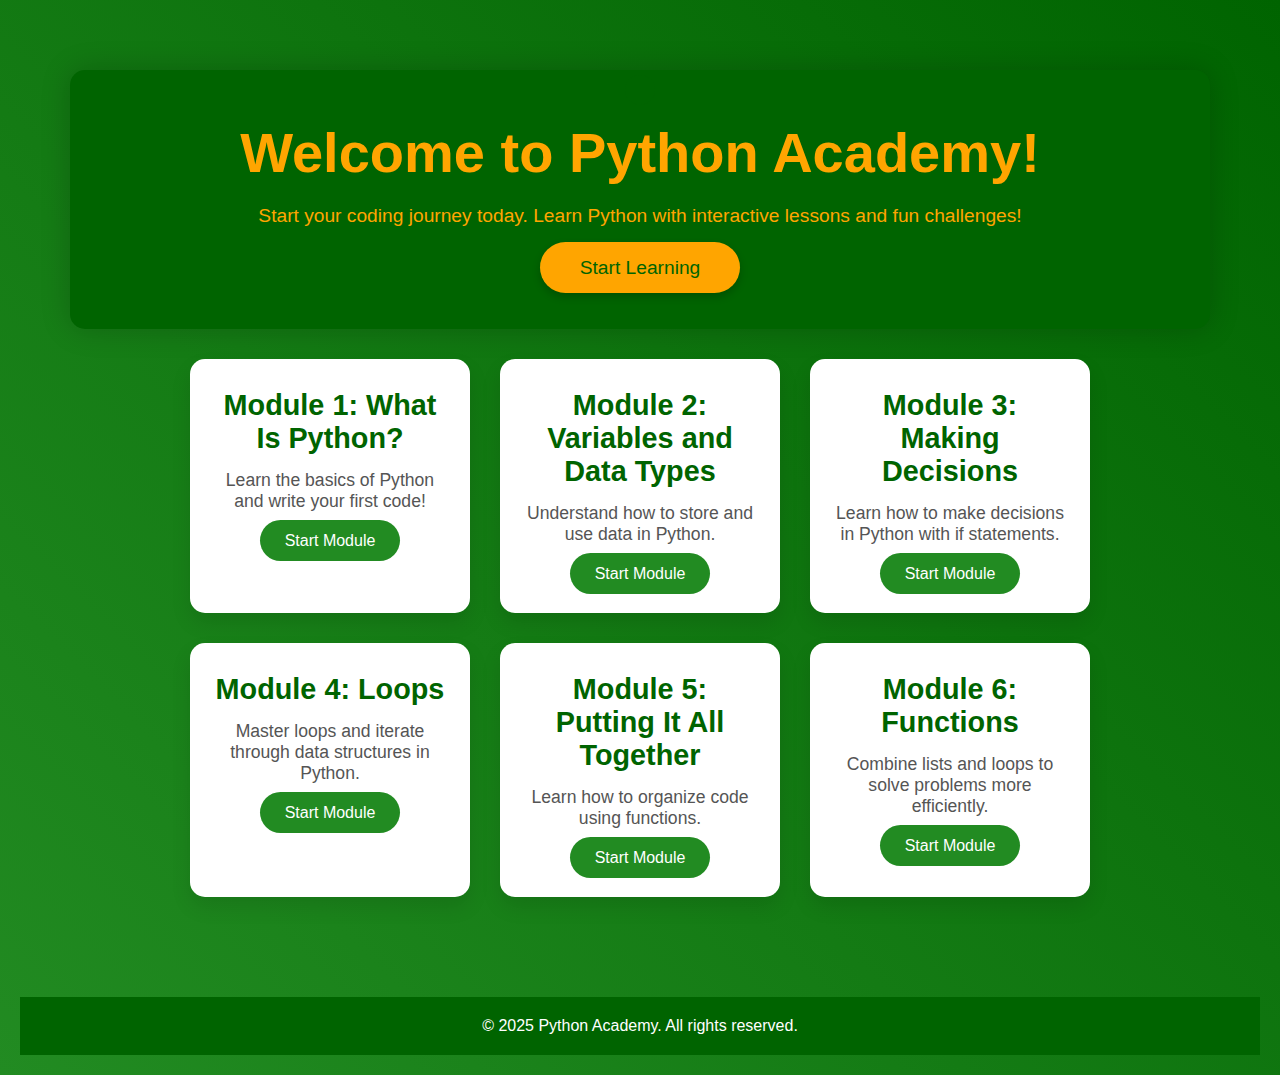
<file: index.html>
<!DOCTYPE html>
<html lang="en">
<head>
    <meta charset="UTF-8">
    <meta name="viewport" content="width=device-width, initial-scale=1.0">
    <title>Python Academy</title>
    <style>
        /* General Reset */
        * {
            margin: 0;
            padding: 0;
            box-sizing: border-box;
        }

        body {
            font-family: 'Arial', sans-serif;
            background: linear-gradient(45deg, #228B22, #006400); /* Jungle Green background */
            color: #fff;
            height: 100%;
            display: flex;
            flex-direction: column;
            align-items: center;
            justify-content: flex-start;
            padding: 20px;
            overflow-y: auto; /* Allow scrolling */
        }

        /* Container for the whole page */
        .container {
            width: 100%;
            max-width: 1200px;
            text-align: center;
            margin-top: 50px;
            padding-bottom: 50px;
        }

        /* Hero Section */
        #hero {
            background-color: #006400; /* Dark jungle green */
            color: #FFA500; /* Jungle Orange */
            padding: 50px 20px;
            border-radius: 15px;
            box-shadow: 0px 0px 30px rgba(0, 0, 0, 0.2);
            text-align: center;
            margin-bottom: 30px;
            max-width: 95%;
            margin-left: auto;
            margin-right: auto;
        }

        #hero h1 {
            font-size: 3.5rem;
            margin-bottom: 20px;
        }

        #hero p {
            font-size: 1.2rem;
            margin-bottom: 30px;
        }

        #hero .btn {
            background-color: #FFA500; /* Jungle Orange */
            color: #006400;
            padding: 15px 40px;
            font-size: 1.2rem;
            text-decoration: none;
            border-radius: 50px;
            box-shadow: 0px 4px 8px rgba(0, 0, 0, 0.2);
            transition: all 0.3s ease;
        }

        #hero .btn:hover {
            background-color: #006400;
            color: #FFA500;
            transform: scale(1.1);
        }

        /* Module Card Section */
        #modules {
            display: flex;
            flex-wrap: wrap;
            justify-content: center;
            gap: 30px;
            margin-bottom: 50px;
        }

        .module-card {
            background-color: #ffffff;
            border-radius: 15px;
            box-shadow: 0px 10px 20px rgba(0, 0, 0, 0.1);
            width: 280px;
            padding: 30px 20px;
            text-align: center;
            transition: all 0.3s ease;
        }

        .module-card h3 {
            color: #006400; /* Jungle Green */
            font-size: 1.8rem;
            margin-bottom: 15px;
        }

        .module-card p {
            color: #555;
            font-size: 1.1rem;
            margin-bottom: 20px;
        }

        .module-card .btn {
            background-color: #228B22; /* Jungle Green */
            color: white;
            padding: 12px 25px;
            border-radius: 30px;
            font-size: 1rem;
            text-decoration: none;
            transition: all 0.3s ease;
        }

        .module-card:hover {
            transform: translateY(-10px);
            box-shadow: 0px 20px 30px rgba(0, 0, 0, 0.15);
        }

        .module-card:hover .btn {
            background-color: #FFA500; /* Jungle Orange */
            color: #006400;
        }

        /* Slithering Snake */
        #snake-container {
            width: 300px;
            position: absolute;
            top: 10%; /* Move it upwards closer to the top */
            left: 50%; /* Center horizontally */
            transform: translateX(-50%); /* Adjust for exact centering */
            animation: snakeSlide 6s ease-in-out infinite;
            display: flex;
            justify-content: center;
            align-items: center;
        }

        /* Central Point (Snake Body) */
        .snake-body {
            width: 30px;
            height: 30px;
            position: absolute;
            background-color: #006400; /* Jungle Green */
            border-radius: 50%;
            z-index: 10;
        }

        /* Orbiting Circles (Planets) */
        .planet {
            position: absolute;
            width: 20px;
            height: 20px;
            border-radius: 50%;
            background-color: #FFA500; /* Jungle Orange */
            animation: orbit 6s linear infinite;
        }

        /* Orbit animation for both planets */
        .planet:nth-child(1) {
            animation-duration: 4s; /* Faster orbit for the smaller planet */
            background-color: #FFD700; /* Sun (Outer Planet) */
        }

        .planet:nth-child(2) {
            animation-duration: 6s; /* Slower orbit for the inner planet */
            background-color: #228B22; /* Earth (Inner Planet) */
        }

        /* Planet Orbit Animation */
        @keyframes orbit {
            0% {
                transform: rotate(0deg) translateX(60px); /* Outer circle */
            }
            100% {
                transform: rotate(360deg) translateX(60px); /* Full orbit */
            }
        }

        /* Footer Section */
        footer {
            background-color: #006400; /* Jungle Green */
            color: white;
            padding: 20px 0;
            width: 100%;
            text-align: center;
            font-size: 1rem;
            position: relative;
            bottom: 0;
        }

        /* Responsive Design */
        @media (max-width: 768px) {
            #modules {
                flex-direction: column;
                align-items: center;
            }

            .module-card {
                width: 90%;
            }

            #hero h1 {
                font-size: 2.5rem;
            }

            #hero p {
                font-size: 1rem;
            }
        }
    </style>
</head>
<body>

    <div class="container">
        <!-- Hero Section -->
        <section id="hero">
            <h1>Welcome to Python Academy!</h1>
            <p>Start your coding journey today. Learn Python with interactive lessons and fun challenges!</p>
            <a href="#modules" class="btn">Start Learning</a>
        </section>

        <!-- Slithering Snake (Orbiting Circles) -->
        <div id="snake-container">
            <div class="snake-body"></div>
            <div class="planet"></div> <!-- Outer Planet -->
            <div class="planet"></div> <!-- Inner Planet -->
        </div>

        <!-- Module Cards Section -->
        <section id="modules">
            <div class="module-card">
                <h3>Module 1: What Is Python?</h3>
                <p>Learn the basics of Python and write your first code!</p>
                <a href="modules/module1.html" class="btn">Start Module</a>
            </div>

            <div class="module-card">
                <h3>Module 2: Variables and Data Types</h3>
                <p>Understand how to store and use data in Python.</p>
                <a href="modules/module2.html" class="btn">Start Module</a>
            </div>

            <div class="module-card">
                <h3>Module 3: Making Decisions</h3>
                <p>Learn how to make decisions in Python with if statements.</p>
                <a href="modules/module3.html" class="btn">Start Module</a>
            </div>

            <div class="module-card">
                <h3>Module 4: Loops</h3>
                <p>Master loops and iterate through data structures in Python.</p>
                <a href="modules/module4.html" class="btn">Start Module</a>
            </div>

            <div class="module-card">
                <h3>Module 5: Putting It All Together</h3>
                <p>Learn how to organize code using functions.</p>
                <a href="modules/module5.html" class="btn">Start Module</a>
            </div>

            <div class="module-card">
                <h3>Module 6: Functions</h3>
                <p>Combine lists and loops to solve problems more efficiently.</p>
                <a href="modules/module6.html" class="btn">Start Module</a>
            </div>
        </section>
    </div>

    <!-- Footer -->
    <footer>
        &copy; 2025 Python Academy. All rights reserved.
    </footer>

</body>
</html>
</file>
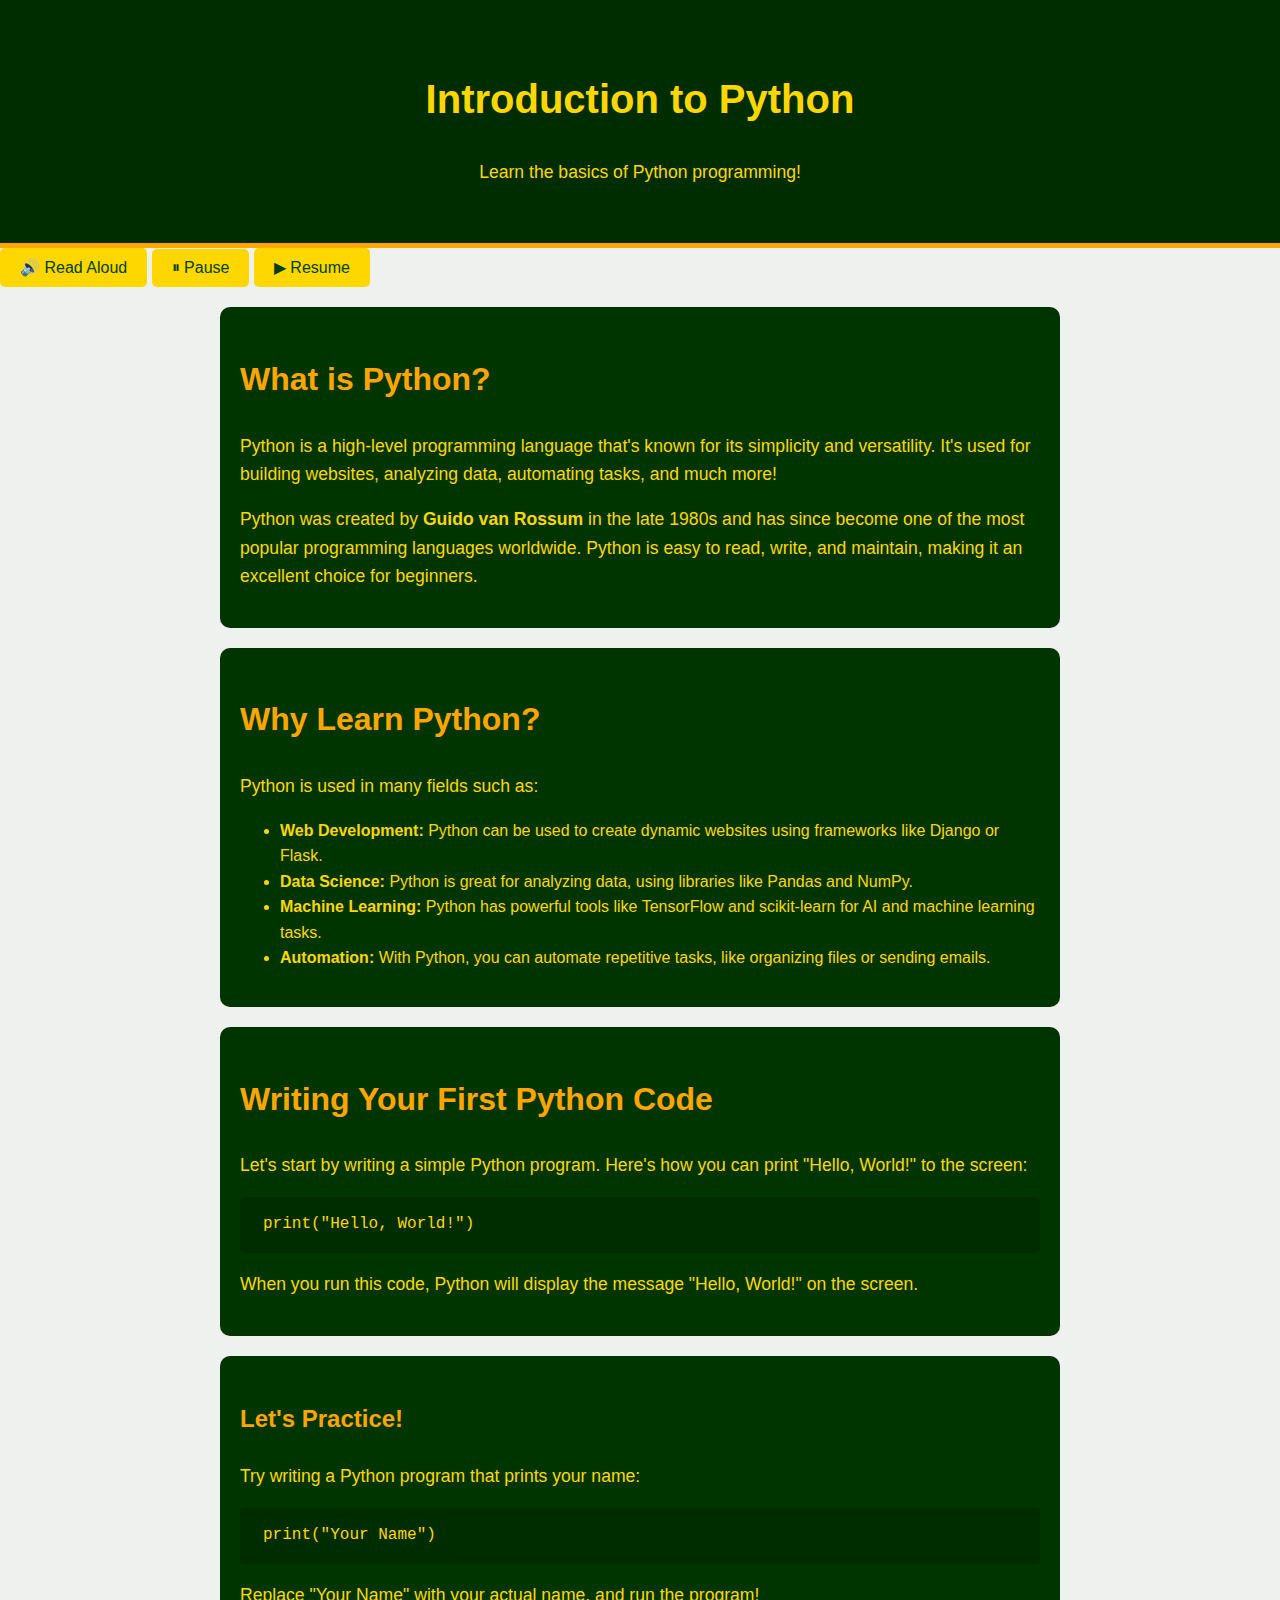
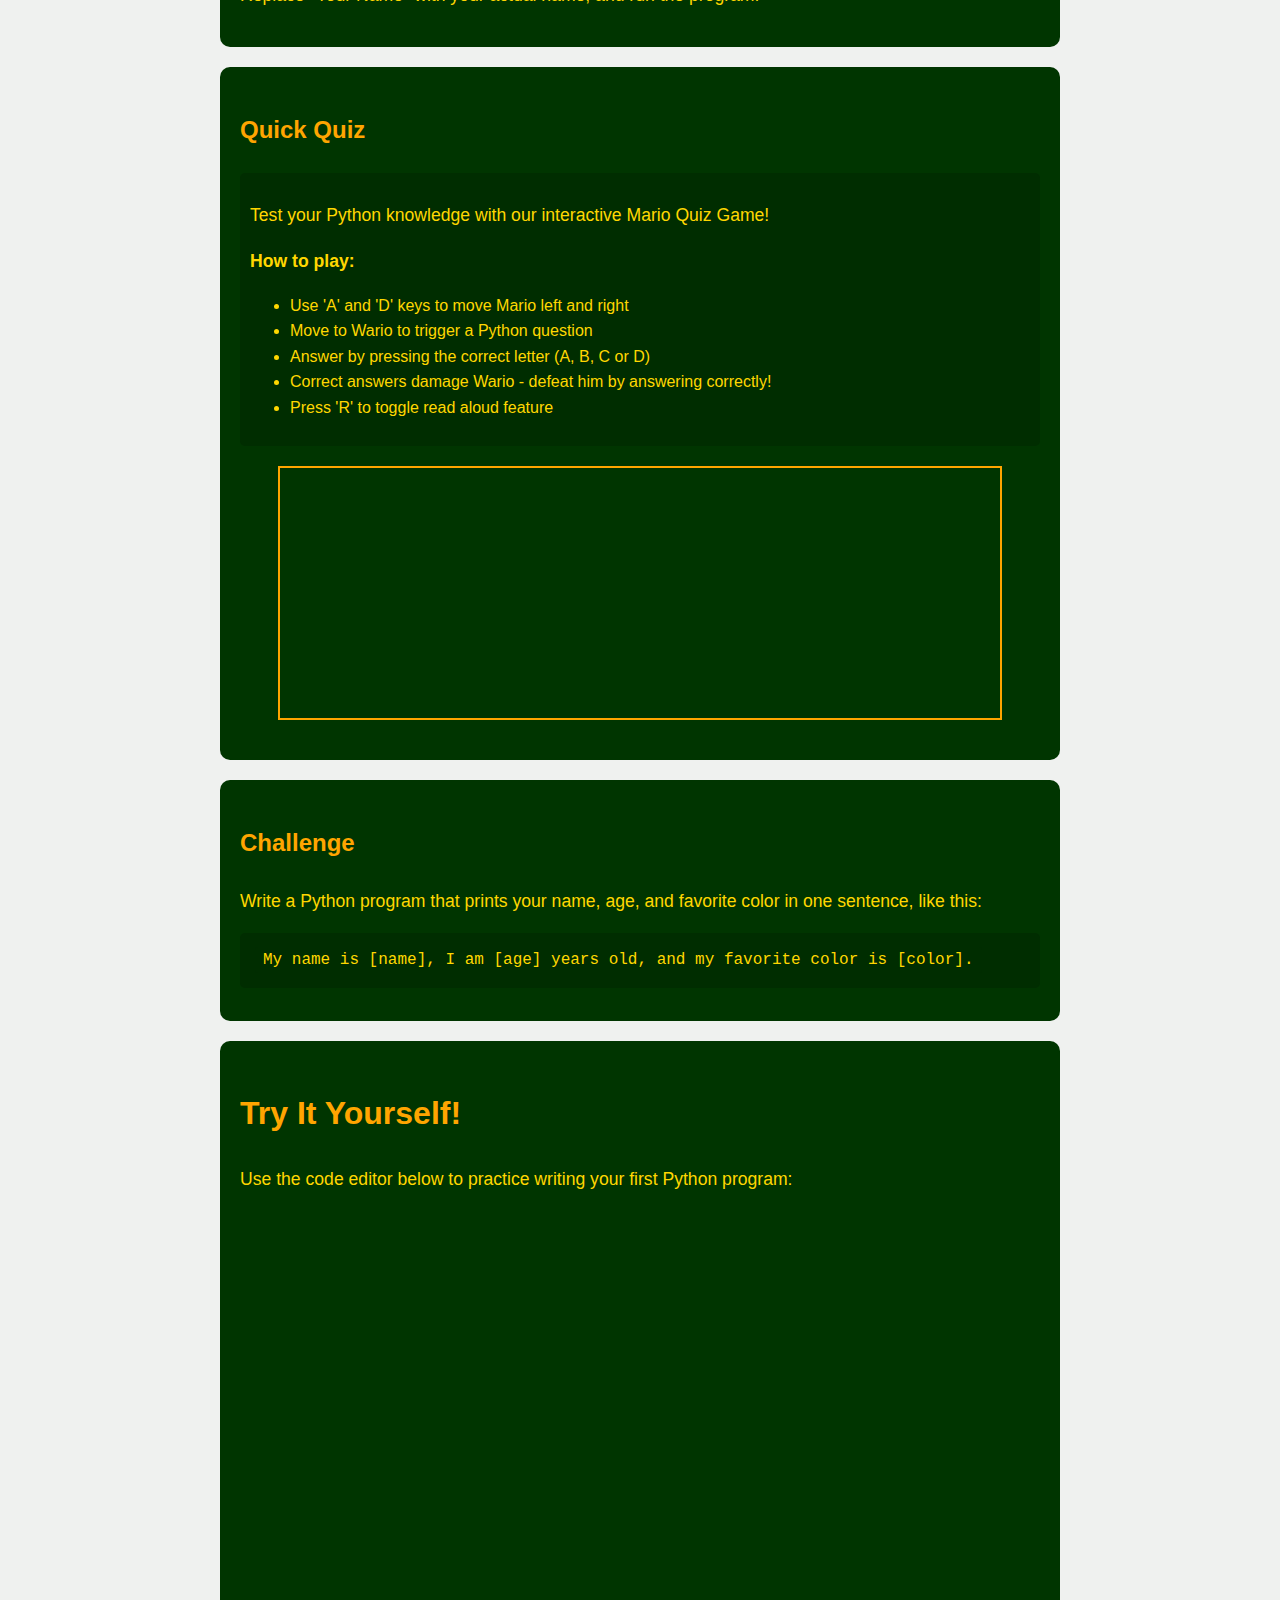
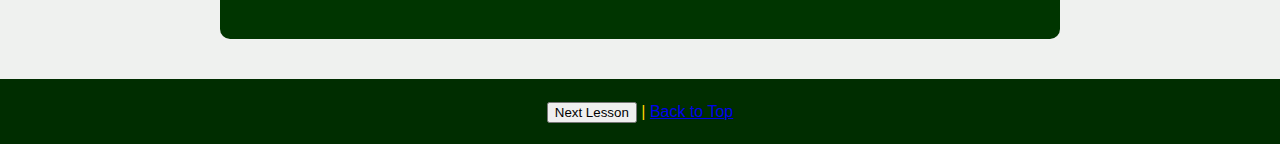
<file: modules/module1.html>
<!DOCTYPE html>
<html lang="en">
<head>
    <meta charset="UTF-8">
    <meta name="viewport" content="width=device-width, initial-scale=1.0">
    <title>Introduction to Python</title>
    <style>
        body {
            font-family: 'Arial', sans-serif;
            line-height: 1.6;
            margin: 0;
            padding: 0;
            background-color: #eff1ef;
            color: #FFD700;
            scroll-behavior: smooth;
        }
        a, button {
            cursor: pointer;
        }
        a:focus, button:focus {
            outline: 3px solid #FFD700;
        }
        h1 {
            font-size: 2.5rem;
            text-align: center;
        }
        h2 {
            font-size: 2rem;
            color: #FFA500;
        }
        h3 {
            font-size: 1.5rem;
            color: #FFA500;
        }
        p {
            font-size: 1.1rem;
        }
        code {
            background-color: #002d00;
            padding: 4px 8px;
            border-radius: 3px;
            font-family: "Courier New", Courier, monospace;
        }
        pre {
            background-color: #002d00;
            padding: 15px;
            border-radius: 5px;
            overflow-x: auto;
            color: #FFD700;
        }
        .section {
            padding: 20px;
            margin: 20px auto;
            max-width: 800px;
            background: #003500;
            border-radius: 10px;
        }
        .button {
            display: inline-block;
            padding: 10px 20px;
            font-size: 1rem;
            color: #004000;
            background-color: #FFD700;
            border-radius: 5px;
            text-decoration: none;
            transition: background-color 0.3s ease;
            border: none;
        }
        .button:hover, .button:focus {
            background-color: #FFA500;
        }
        header {
            background: #002d00;
            color: #FFD700;
            padding: 40px 20px;
            text-align: center;
            border-bottom: 5px solid #FFA500;
        }
        footer {
            text-align: center;
            padding: 20px;
            background: #002d00;
            color: #FFD700;
            margin-top: 40px;
        }
        #game-container {
            width: 720px;
            height: 250px;
            margin: 20px auto;
            position: relative;
            border: 2px solid #FFA500;
        }
        .game-instructions {
            background-color: #002d00;
            padding: 10px;
            border-radius: 5px;
            margin-bottom: 10px;
        }
    </style>
    <script>
        let speech;
        let isPaused = false;

        function getFemaleVoice() {
            let voices = window.speechSynthesis.getVoices();
            return voices.find(voice => 
                voice.name.includes("Female") || 
                voice.name.includes("Google UK English Female") || 
                voice.name.includes("Microsoft Zira") ||
                voice.name.includes("Google US English")
            ) || voices[0]; 
        }

        function speakText() {
            window.speechSynthesis.cancel();
            let content = document.body.innerText;
            speech = new SpeechSynthesisUtterance(content);
            
            speech.voice = getFemaleVoice();
            speech.lang = "en-US";
            speech.rate = 0.95;
            speech.pitch = 1.2;
            
            window.speechSynthesis.speak(speech);
        }

        function pauseSpeech() {
            if (window.speechSynthesis.speaking && !window.speechSynthesis.paused) {
                window.speechSynthesis.pause();
                isPaused = true;
            }
        }

        function resumeSpeech() {
            if (window.speechSynthesis.paused) {
                window.speechSynthesis.resume();
                isPaused = false;
            }
        }

        document.addEventListener('keydown', (e) => {
            if (e.code === 'Space') {
                e.preventDefault();
                if (isPaused) {
                    resumeSpeech();
                } else {
                    pauseSpeech();
                }
            }
        });

        window.onload = function() {
            window.scrollTo(0, 0);
            
            // Load the game in an iframe after the page loads
            const gameFrame = document.getElementById('game-frame');
            if (gameFrame) {
                gameFrame.src = "https://trinket.io/embed/pygame/python-mario-quiz";
            }
        };

        window.speechSynthesis.onvoiceschanged = () => {
            speech = new SpeechSynthesisUtterance();
            speech.voice = getFemaleVoice();
        };
    </script>
</head>
<body>
    <header>
        <h1>Introduction to Python</h1>
        <p>Learn the basics of Python programming!</p>
    </header>

    <button class="button" onclick="speakText()">🔊 Read Aloud</button>
    <button class="button" onclick="pauseSpeech()">⏸ Pause</button>
    <button class="button" onclick="resumeSpeech()">▶ Resume</button>

    <div class="section fade-in">
        <h2>What is Python?</h2>
        <p>Python is a high-level programming language that's known for its simplicity and versatility. It's used for building websites, analyzing data, automating tasks, and much more!</p>
        <p>Python was created by <strong>Guido van Rossum</strong> in the late 1980s and has since become one of the most popular programming languages worldwide. Python is easy to read, write, and maintain, making it an excellent choice for beginners.</p>
    </div>

    <div class="section fade-in">
        <h2>Why Learn Python?</h2>
        <p>Python is used in many fields such as:</p>
        <ul>
            <li><strong>Web Development:</strong> Python can be used to create dynamic websites using frameworks like Django or Flask.</li>
            <li><strong>Data Science:</strong> Python is great for analyzing data, using libraries like Pandas and NumPy.</li>
            <li><strong>Machine Learning:</strong> Python has powerful tools like TensorFlow and scikit-learn for AI and machine learning tasks.</li>
            <li><strong>Automation:</strong> With Python, you can automate repetitive tasks, like organizing files or sending emails.</li>
        </ul>
    </div>

    <div class="section fade-in">
        <h2>Writing Your First Python Code</h2>
        <p>Let's start by writing a simple Python program. Here's how you can print "Hello, World!" to the screen:</p>
        <pre><code>print("Hello, World!")</code></pre>
        <p>When you run this code, Python will display the message "Hello, World!" on the screen.</p>
    </div>

    <div class="section activity fade-in">
        <h3>Let's Practice!</h3>
        <p>Try writing a Python program that prints your name:</p>
        <pre><code>print("Your Name")</code></pre>
        <p>Replace "Your Name" with your actual name, and run the program!</p>
    </div>

    <div class="section quiz fade-in">
        <h3>Quick Quiz</h3>
        <div class="game-instructions">
            <p>Test your Python knowledge with our interactive Mario Quiz Game!</p>
            <p><strong>How to play:</strong></p>
            <ul>
                <li>Use 'A' and 'D' keys to move Mario left and right</li>
                <li>Move to Wario to trigger a Python question</li>
                <li>Answer by pressing the correct letter (A, B, C or D)</li>
                <li>Correct answers damage Wario - defeat him by answering correctly!</li>
                <li>Press 'R' to toggle read aloud feature</li>
            </ul>
        </div>
        <div id="game-container">
            <iframe id="game-frame" width="720" height="250" frameborder="0" marginwidth="0" marginheight="0" allowfullscreen></iframe>
        </div>
    </div>

    <div class="section challenge fade-in">
        <h3>Challenge</h3>
        <p>Write a Python program that prints your name, age, and favorite color in one sentence, like this:</p>
        <pre><code>My name is [name], I am [age] years old, and my favorite color is [color].</code></pre>
    </div>

    <div class="section editor-container fade-in">
        <h2>Try It Yourself!</h2>
        <p>Use the code editor below to practice writing your first Python program:</p>
        <iframe src="https://trinket.io/embed/python" width="100%" height="400" frameborder="0" marginwidth="0" marginheight="0" allowfullscreen></iframe>
    </div>

    <footer>
        <button onclick="nextModule(2)">Next Lesson</button> | <a href="#">Back to Top</a>
    </footer>
    <script src="../js/app.js"></script>

</body>
</html>
</file>
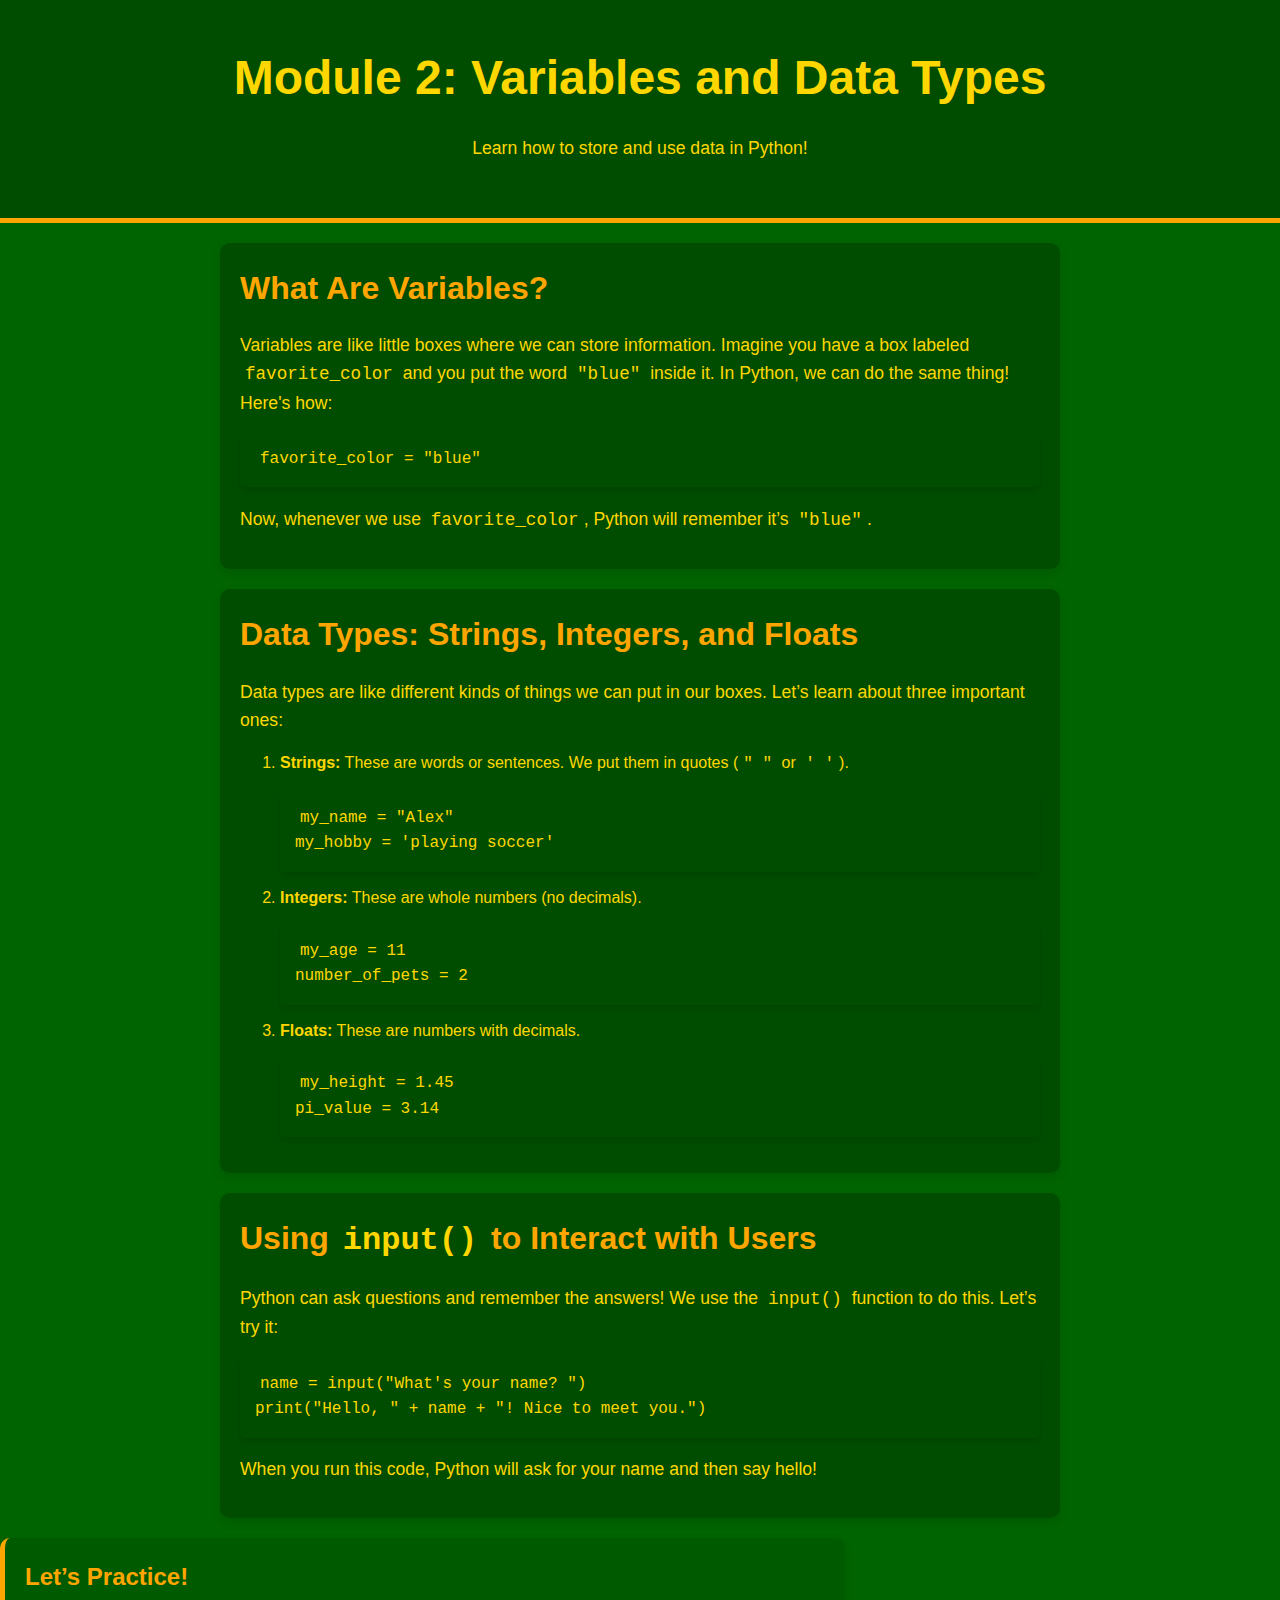
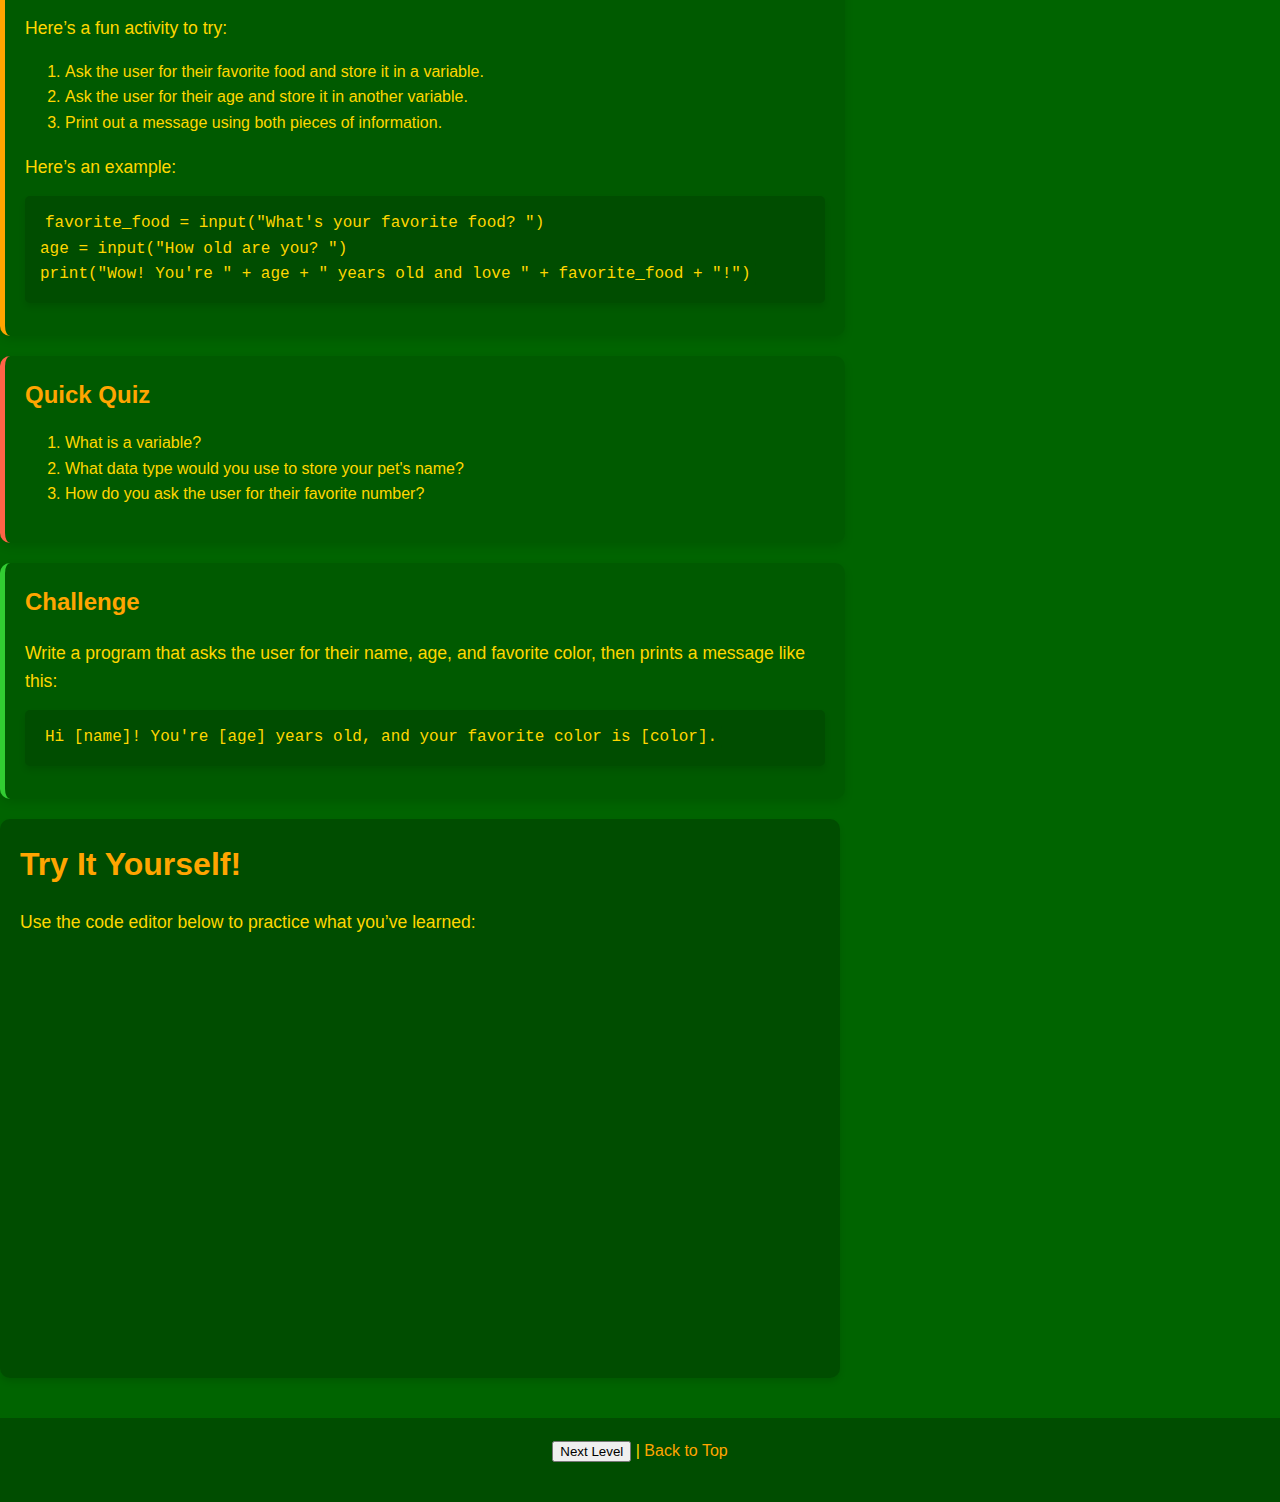
<file: modules/module2.html>
<!DOCTYPE html>
<html lang="en">
<head>
  <meta charset="UTF-8">
  <meta name="viewport" content="width=device-width, initial-scale=1.0">
  <title>Module 2: Variables and Data Types</title>
  <style>
    /* General Styles */
    body {
      font-family: 'Arial', sans-serif;
      line-height: 1.6;
      margin: 0;
      padding: 0;
      background-color: #006400; /* Dark green background */
      color: #FFD700; /* Golden text color */
    }

    h1, h2, h3 {
      margin-top: 0;
    }

    h1 {
      font-size: 2.5rem;
      text-align: center;
      margin-bottom: 20px;
      color: #FFD700; /* Golden text color */
    }

    h2 {
      font-size: 2rem;
      color: #FFA500; /* Orange for headings */
      margin-bottom: 15px;
    }

    h3 {
      font-size: 1.5rem;
      color: #FFA500; /* Orange for subheadings */
      margin-bottom: 10px;
    }

    p {
      font-size: 1.1rem;
      margin-bottom: 15px;
    }

    code {
      background-color: #004d00; /* Darker green for code blocks */
      padding: 2px 5px;
      border-radius: 3px;
      font-family: "Courier New", Courier, monospace;
      color: #FFD700; /* Golden text color */
    }

    pre {
      background-color: #004d00; /* Darker green for code blocks */
      padding: 15px;
      border-radius: 5px;
      overflow-x: auto;
      box-shadow: 0 4px 6px rgba(0, 0, 0, 0.1);
      color: #FFD700; /* Golden text color */
    }

    /* Sections */
    .section {
      padding: 20px;
      margin: 20px auto;
      max-width: 800px;
      background: #004d00; /* Darker green for sections */
      border-radius: 10px;
      box-shadow: 0 4px 10px rgba(0, 0, 0, 0.1);
    }

    .activity, .quiz, .challenge {
      padding: 20px;
      border-radius: 10px;
      margin: 20px 0;
    }

    .activity {
      background-color: #005a00; /* Slightly lighter green for activities */
      border-left: 5px solid #FFA500; /* Orange accent */
    }

    .quiz {
      background-color: #005a00; /* Slightly lighter green for quizzes */
      border-left: 5px solid #FF6347; /* Tomato accent */
    }

    .challenge {
      background-color: #005a00; /* Slightly lighter green for challenges */
      border-left: 5px solid #32CD32; /* Lime green accent */
    }

    /* Buttons */
    .button {
      display: inline-block;
      padding: 10px 20px;
      font-size: 1rem;
      color: #006400; /* Dark green text */
      background-color: #FFD700; /* Golden background */
      border-radius: 5px;
      text-decoration: none;
      transition: background-color 0.3s ease;
    }

    .button:hover {
      background-color: #FFA500; /* Orange on hover */
    }

    /* Animations */
    @keyframes fadeIn {
      from { opacity: 0; transform: translateY(20px); }
      to { opacity: 1; transform: translateY(0); }
    }

    .fade-in {
      animation: fadeIn 1s ease-out;
    }

    /* Header */
    header {
      background: #004d00; /* Darker green for header */
      color: #FFD700; /* Golden text color */
      padding: 40px 20px;
      text-align: center;
      border-bottom: 5px solid #FFA500; /* Orange accent */
    }

    header h1 {
      margin: 0;
      font-size: 3rem;
      color: #FFD700; /* Golden text color */
    }

    /* Footer */
    footer {
      text-align: center;
      padding: 20px;
      background: #004d00; /* Darker green for footer */
      color: #FFD700; /* Golden text color */
      margin-top: 40px;
    }

    footer a {
      color: #FFA500; /* Orange for links */
      text-decoration: none;
    }

    footer a:hover {
      text-decoration: underline;
    }

    /* Interactive Editor */
    .editor-container {
      margin: 20px 0;
      padding: 20px;
      background: #004d00; /* Darker green for editor container */
      border-radius: 10px;
      box-shadow: 0 4px 6px rgba(0, 0, 0, 0.1);
    }

    .editor-container iframe {
      width: 100%;
      height: 400px;
      border: none;
      border-radius: 5px;
    }
  </style>
</head>
<body>
  <header>
    <h1>Module 2: Variables and Data Types</h1>
    <p>Learn how to store and use data in Python!</p>
  </header>

  <div class="section fade-in">
    <h2>What Are Variables?</h2>
    <p>Variables are like little boxes where we can store information. Imagine you have a box labeled <code>favorite_color</code> and you put the word <code>"blue"</code> inside it. In Python, we can do the same thing! Here's how:</p>
    <pre><code>favorite_color = "blue"</code></pre>
    <p>Now, whenever we use <code>favorite_color</code>, Python will remember it’s <code>"blue"</code>.</p>
  </div>

  <div class="section fade-in">
    <h2>Data Types: Strings, Integers, and Floats</h2>
    <p>Data types are like different kinds of things we can put in our boxes. Let’s learn about three important ones:</p>
    <ol>
      <li>
        <strong>Strings:</strong> These are words or sentences. We put them in quotes (<code>" "</code> or <code>' '</code>).
        <pre><code>my_name = "Alex"
my_hobby = 'playing soccer'</code></pre>
      </li>
      <li>
        <strong>Integers:</strong> These are whole numbers (no decimals).
        <pre><code>my_age = 11
number_of_pets = 2</code></pre>
      </li>
      <li>
        <strong>Floats:</strong> These are numbers with decimals.
        <pre><code>my_height = 1.45
pi_value = 3.14</code></pre>
      </li>
    </ol>
  </div>

  <div class="section fade-in">
    <h2>Using <code>input()</code> to Interact with Users</h2>
    <p>Python can ask questions and remember the answers! We use the <code>input()</code> function to do this. Let’s try it:</p>
    <pre><code>name = input("What's your name? ")
print("Hello, " + name + "! Nice to meet you.")</code></pre>
    <p>When you run this code, Python will ask for your name and then say hello!</p>
  </div>

  <div class="section activity fade-in">
    <h3>Let’s Practice!</h3>
    <p>Here’s a fun activity to try:</p>
    <ol>
      <li>Ask the user for their favorite food and store it in a variable.</li>
      <li>Ask the user for their age and store it in another variable.</li>
      <li>Print out a message using both pieces of information.</li>
    </ol>
    <p>Here’s an example:</p>
    <pre><code>favorite_food = input("What's your favorite food? ")
age = input("How old are you? ")
print("Wow! You're " + age + " years old and love " + favorite_food + "!")</code></pre>
  </div>

  <div class="section quiz fade-in">
    <h3>Quick Quiz</h3>
    <ol>
      <li>What is a variable?</li>
      <li>What data type would you use to store your pet's name?</li>
      <li>How do you ask the user for their favorite number?</li>
    </ol>
  </div>

  <div class="section challenge fade-in">
    <h3>Challenge</h3>
    <p>Write a program that asks the user for their name, age, and favorite color, then prints a message like this:</p>
    <pre><code>Hi [name]! You're [age] years old, and your favorite color is [color].</code></pre>
  </div>

  <div class="section editor-container fade-in">
    <h2>Try It Yourself!</h2>
    <p>Use the code editor below to practice what you’ve learned:</p>
    <iframe src="https://trinket.io/embed/python" width="100%" height="400" frameborder="0" marginwidth="0" marginheight="0" allowfullscreen></iframe>
  </div>

  <footer>
    <button onclick="nextModule(3)">Next Level</button> | <a href="#">Back to Top</a></p>
  </footer>
</body>
</html>
</file>
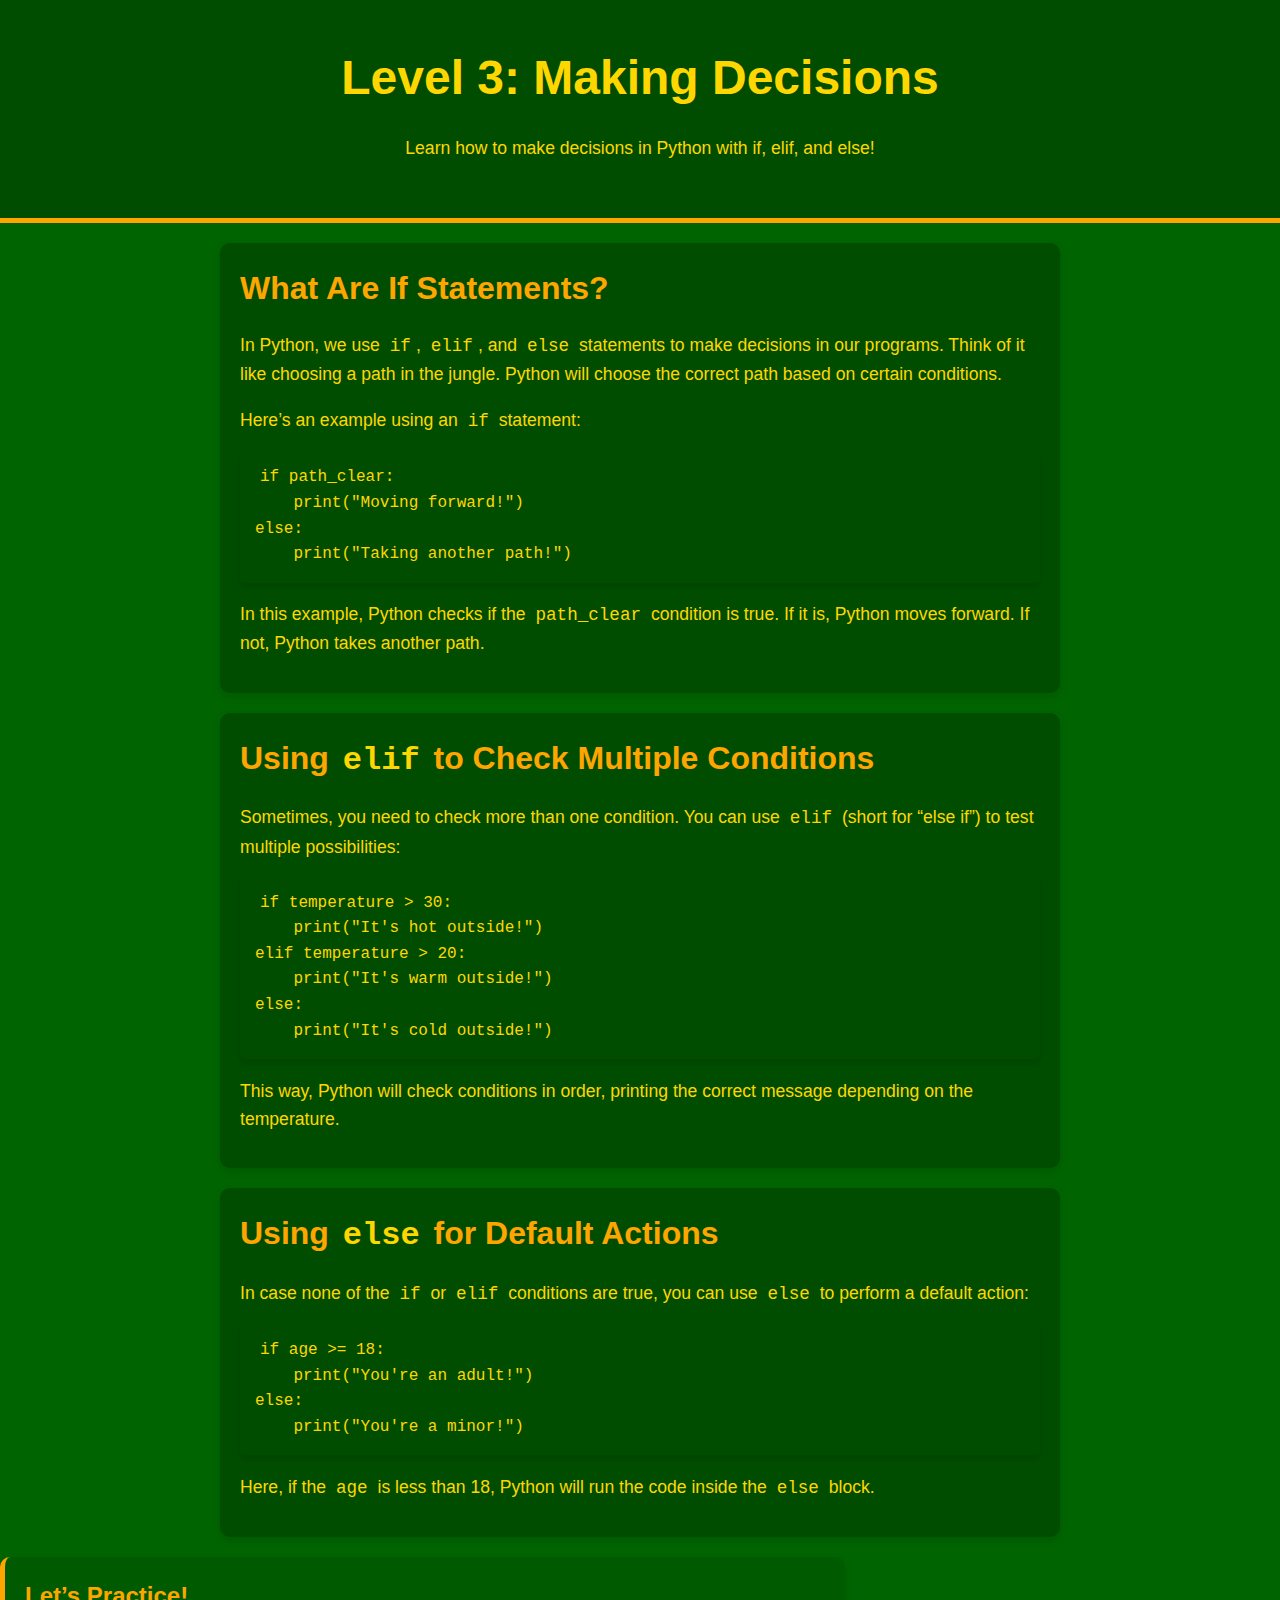
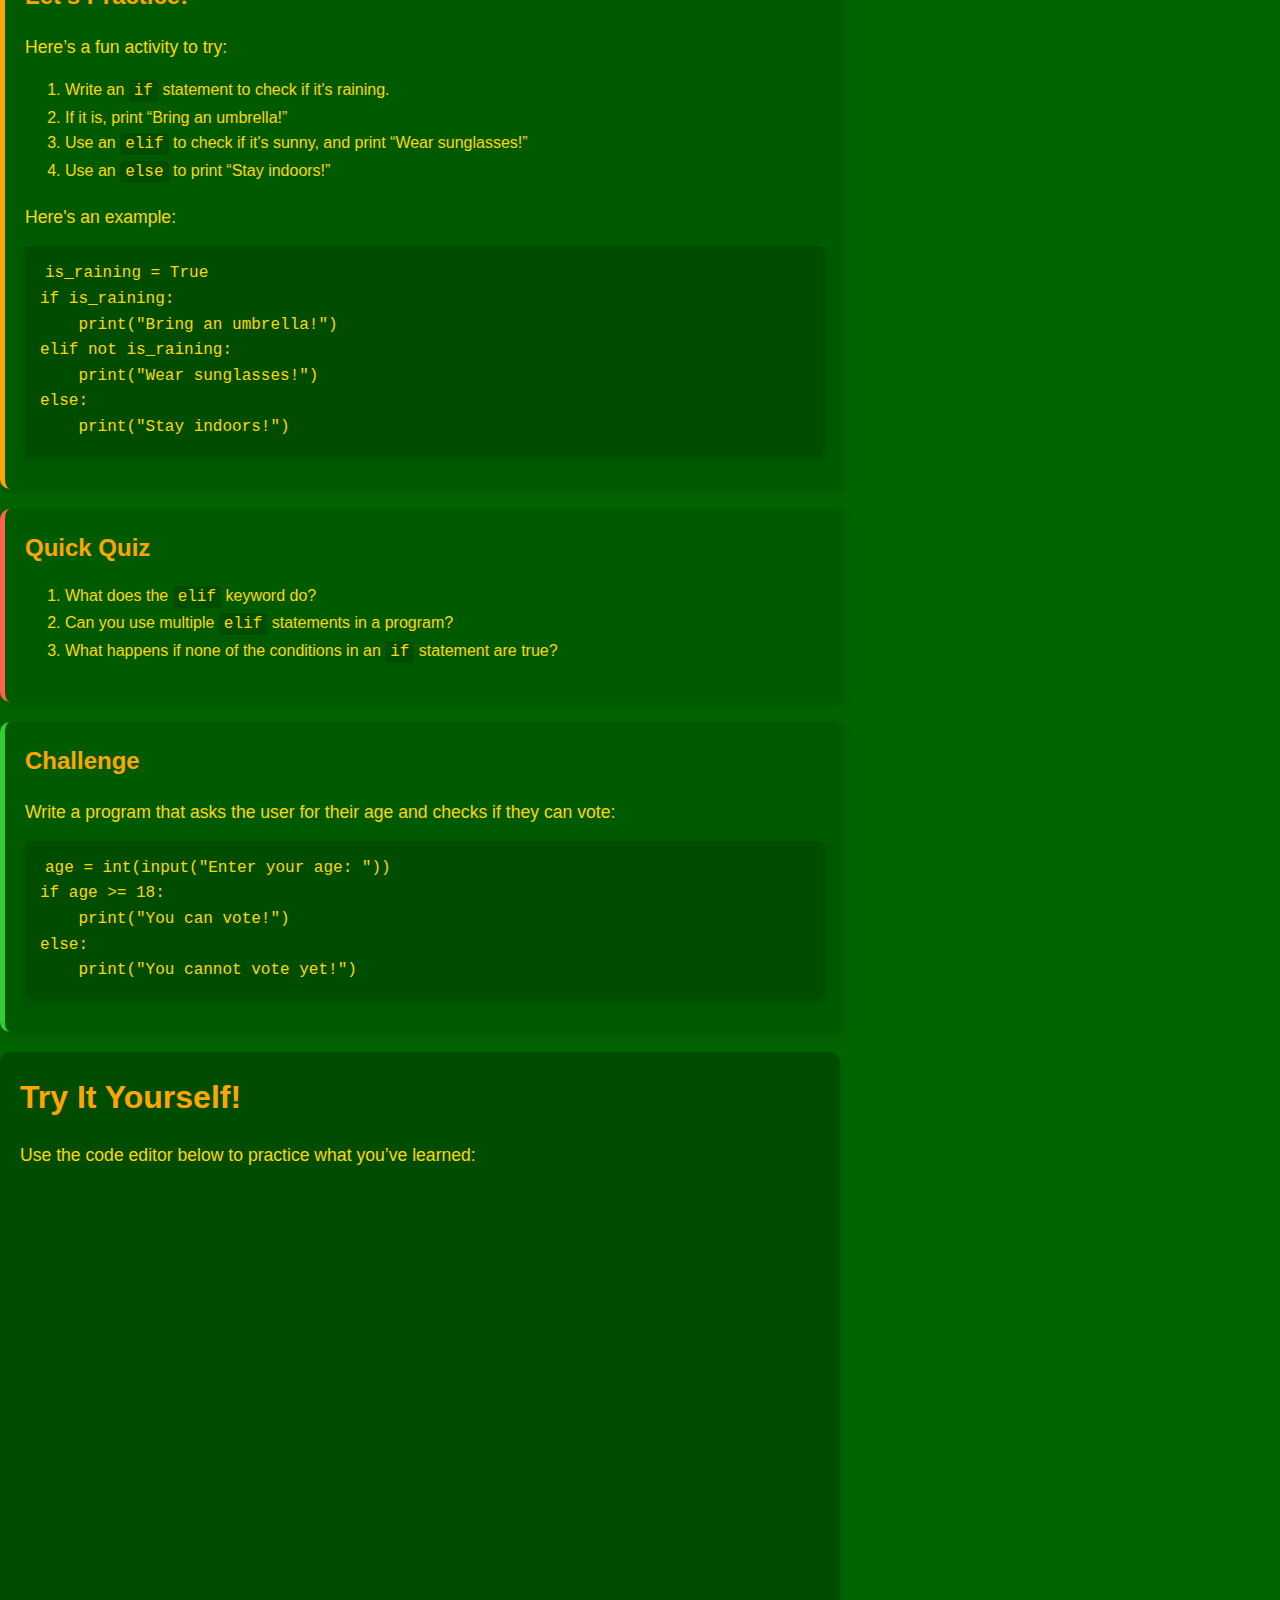
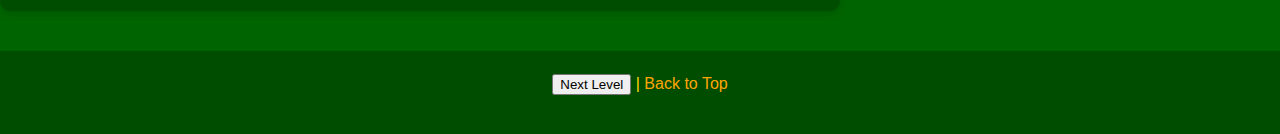
<file: modules/module3.html>
<!DOCTYPE html>
<html lang="en">
<head>
  <meta charset="UTF-8">
  <meta name="viewport" content="width=device-width, initial-scale=1.0">
  <title>Level 3: Making Decisions</title>
  <style>
    /* General Styles */
    body {
      font-family: 'Arial', sans-serif;
      line-height: 1.6;
      margin: 0;
      padding: 0;
      background-color: #006400; /* Dark green background */
      color: #FFD700; /* Golden text color */
    }

    h1, h2, h3 {
      margin-top: 0;
    }

    h1 {
      font-size: 2.5rem;
      text-align: center;
      margin-bottom: 20px;
      color: #FFD700; /* Golden text color */
    }

    h2 {
      font-size: 2rem;
      color: #FFA500; /* Orange for headings */
      margin-bottom: 15px;
    }

    h3 {
      font-size: 1.5rem;
      color: #FFA500; /* Orange for subheadings */
      margin-bottom: 10px;
    }

    p {
      font-size: 1.1rem;
      margin-bottom: 15px;
    }

    code {
      background-color: #004d00; /* Darker green for code blocks */
      padding: 2px 5px;
      border-radius: 3px;
      font-family: "Courier New", Courier, monospace;
      color: #FFD700; /* Golden text color */
    }

    pre {
      background-color: #004d00; /* Darker green for code blocks */
      padding: 15px;
      border-radius: 5px;
      overflow-x: auto;
      box-shadow: 0 4px 6px rgba(0, 0, 0, 0.1);
      color: #FFD700; /* Golden text color */
    }

    /* Sections */
    .section {
      padding: 20px;
      margin: 20px auto;
      max-width: 800px;
      background: #004d00; /* Darker green for sections */
      border-radius: 10px;
      box-shadow: 0 4px 10px rgba(0, 0, 0, 0.1);
    }

    .activity, .quiz, .challenge {
      padding: 20px;
      border-radius: 10px;
      margin: 20px 0;
    }

    .activity {
      background-color: #005a00; /* Slightly lighter green for activities */
      border-left: 5px solid #FFA500; /* Orange accent */
    }

    .quiz {
      background-color: #005a00; /* Slightly lighter green for quizzes */
      border-left: 5px solid #FF6347; /* Tomato accent */
    }

    .challenge {
      background-color: #005a00; /* Slightly lighter green for challenges */
      border-left: 5px solid #32CD32; /* Lime green accent */
    }

    /* Buttons */
    .button {
      display: inline-block;
      padding: 10px 20px;
      font-size: 1rem;
      color: #006400; /* Dark green text */
      background-color: #FFD700; /* Golden background */
      border-radius: 5px;
      text-decoration: none;
      transition: background-color 0.3s ease;
    }

    .button:hover {
      background-color: #FFA500; /* Orange on hover */
    }

    /* Animations */
    @keyframes fadeIn {
      from { opacity: 0; transform: translateY(20px); }
      to { opacity: 1; transform: translateY(0); }
    }

    .fade-in {
      animation: fadeIn 1s ease-out;
    }

    /* Header */
    header {
      background: #004d00; /* Darker green for header */
      color: #FFD700; /* Golden text color */
      padding: 40px 20px;
      text-align: center;
      border-bottom: 5px solid #FFA500; /* Orange accent */
    }

    header h1 {
      margin: 0;
      font-size: 3rem;
      color: #FFD700; /* Golden text color */
    }

    /* Footer */
    footer {
      text-align: center;
      padding: 20px;
      background: #004d00; /* Darker green for footer */
      color: #FFD700; /* Golden text color */
      margin-top: 40px;
    }

    footer a {
      color: #FFA500; /* Orange for links */
      text-decoration: none;
    }

    footer a:hover {
      text-decoration: underline;
    }

    /* Interactive Editor */
    .editor-container {
      margin: 20px 0;
      padding: 20px;
      background: #004d00; /* Darker green for editor container */
      border-radius: 10px;
      box-shadow: 0 4px 6px rgba(0, 0, 0, 0.1);
    }

    .editor-container iframe {
      width: 100%;
      height: 400px;
      border: none;
      border-radius: 5px;
    }
  </style>
</head>
<body>
  <header>
    <h1>Level 3: Making Decisions</h1>
    <p>Learn how to make decisions in Python with if, elif, and else!</p>
  </header>

  <div class="section fade-in">
    <h2>What Are If Statements?</h2>
    <p>In Python, we use <code>if</code>, <code>elif</code>, and <code>else</code> statements to make decisions in our programs. Think of it like choosing a path in the jungle. Python will choose the correct path based on certain conditions.</p>
    <p>Here’s an example using an <code>if</code> statement:</p>
    <pre><code>if path_clear:
    print("Moving forward!")
else:
    print("Taking another path!")</code></pre>
    <p>In this example, Python checks if the <code>path_clear</code> condition is true. If it is, Python moves forward. If not, Python takes another path.</p>
  </div>

  <div class="section fade-in">
    <h2>Using <code>elif</code> to Check Multiple Conditions</h2>
    <p>Sometimes, you need to check more than one condition. You can use <code>elif</code> (short for “else if”) to test multiple possibilities:</p>
    <pre><code>if temperature > 30:
    print("It's hot outside!")
elif temperature > 20:
    print("It's warm outside!")
else:
    print("It's cold outside!")</code></pre>
    <p>This way, Python will check conditions in order, printing the correct message depending on the temperature.</p>
  </div>

  <div class="section fade-in">
    <h2>Using <code>else</code> for Default Actions</h2>
    <p>In case none of the <code>if</code> or <code>elif</code> conditions are true, you can use <code>else</code> to perform a default action:</p>
    <pre><code>if age >= 18:
    print("You're an adult!")
else:
    print("You're a minor!")</code></pre>
    <p>Here, if the <code>age</code> is less than 18, Python will run the code inside the <code>else</code> block.</p>
  </div>

  <div class="section activity fade-in">
    <h3>Let’s Practice!</h3>
    <p>Here’s a fun activity to try:</p>
    <ol>
      <li>Write an <code>if</code> statement to check if it's raining.</li>
      <li>If it is, print “Bring an umbrella!”</li>
      <li>Use an <code>elif</code> to check if it's sunny, and print “Wear sunglasses!”</li>
      <li>Use an <code>else</code> to print “Stay indoors!”</li>
    </ol>
    <p>Here's an example:</p>
    <pre><code>is_raining = True
if is_raining:
    print("Bring an umbrella!")
elif not is_raining:
    print("Wear sunglasses!")
else:
    print("Stay indoors!")</code></pre>
  </div>

  <div class="section quiz fade-in">
    <h3>Quick Quiz</h3>
    <ol>
      <li>What does the <code>elif</code> keyword do?</li>
      <li>Can you use multiple <code>elif</code> statements in a program?</li>
      <li>What happens if none of the conditions in an <code>if</code> statement are true?</li>
    </ol>
  </div>

  <div class="section challenge fade-in">
    <h3>Challenge</h3>
    <p>Write a program that asks the user for their age and checks if they can vote:</p>
    <pre><code>age = int(input("Enter your age: "))
if age >= 18:
    print("You can vote!")
else:
    print("You cannot vote yet!")</code></pre>
  </div>

  <div class="section editor-container fade-in">
    <h2>Try It Yourself!</h2>
    <p>Use the code editor below to practice what you’ve learned:</p>
    <iframe src="https://trinket.io/embed/python" width="100%" height="400" frameborder="0" marginwidth="0" marginheight="0" allowfullscreen></iframe>
  </div>

  <footer>
    <button onclick="nextModule(4)">Next Level</button> | <a href="#">Back to Top</a></p>
  </footer>
</body>
</html>
</file>
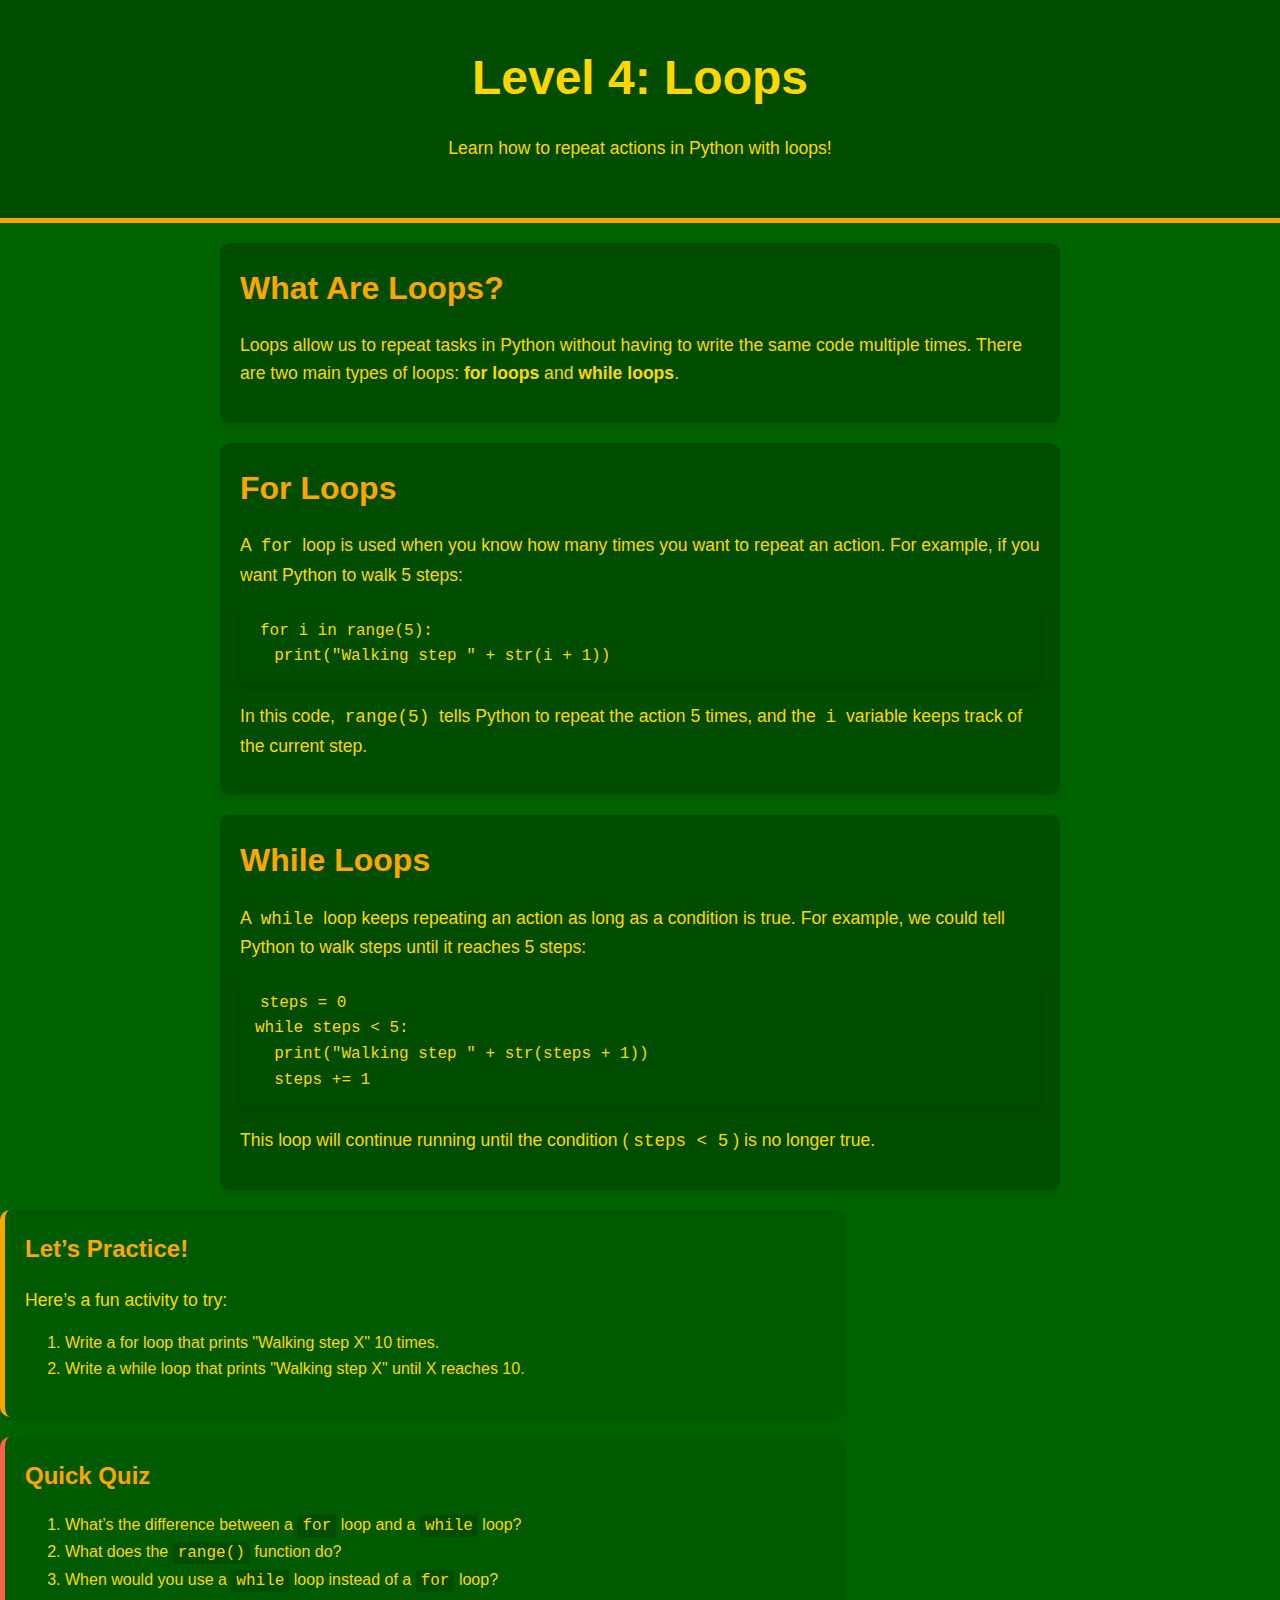
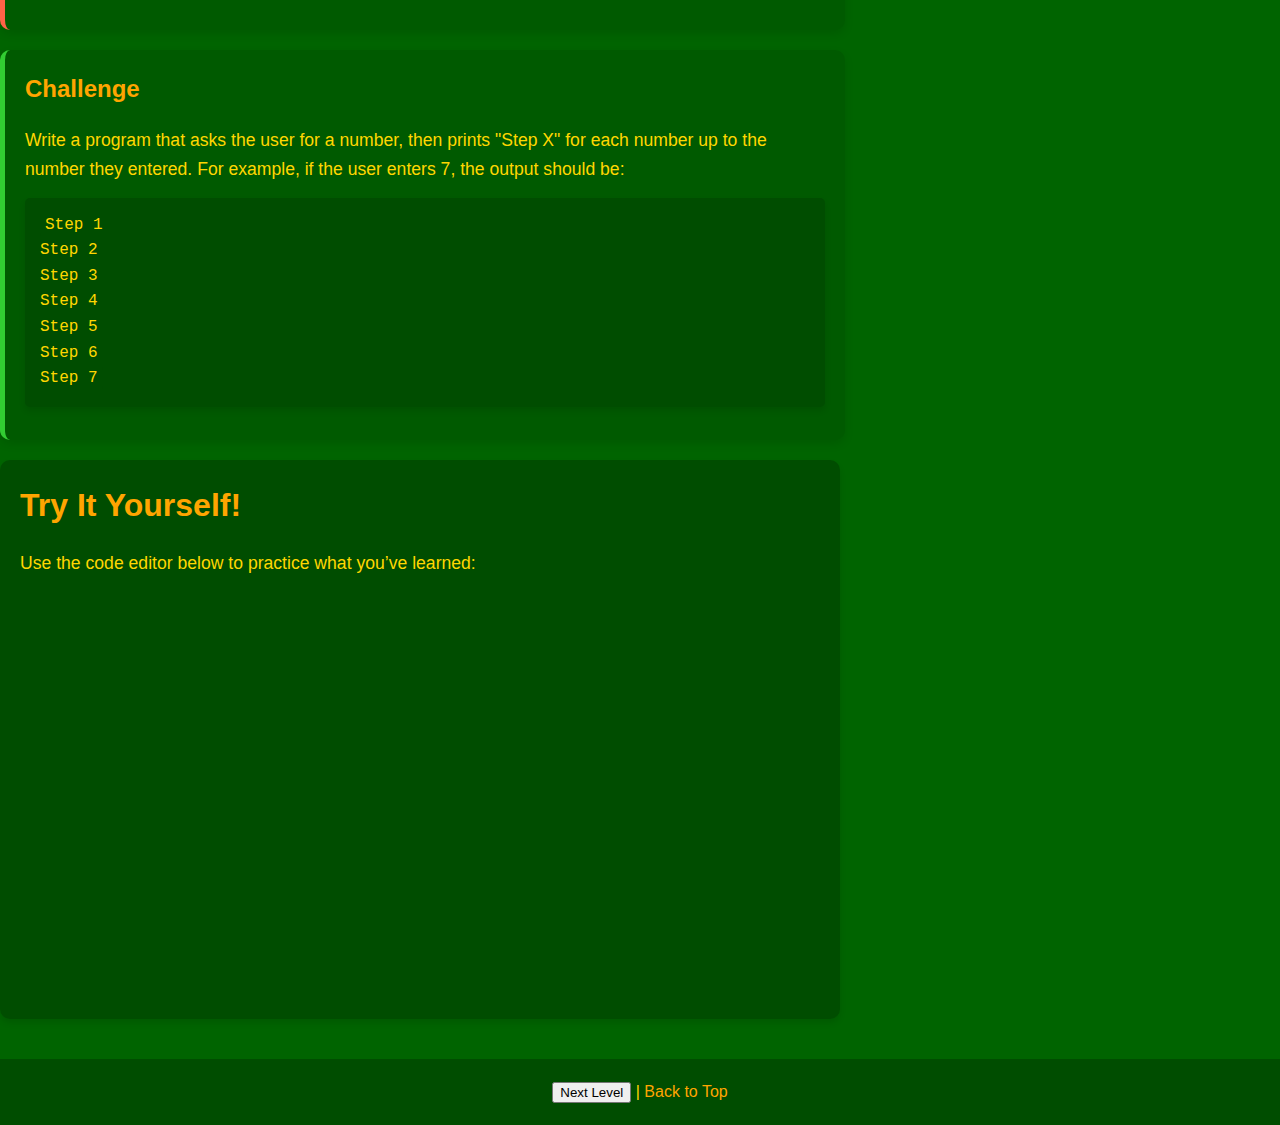
<file: modules/module4.html>
<!DOCTYPE html>
<html lang="en">
<head>
  <meta charset="UTF-8">
  <meta name="viewport" content="width=device-width, initial-scale=1.0">
  <title>Level 4: Loops</title>
  <style>
    /* General Styles */
    body {
      font-family: 'Arial', sans-serif;
      line-height: 1.6;
      margin: 0;
      padding: 0;
      background-color: #006400; /* Dark green background */
      color: #FFD700; /* Golden text color */
    }

    h1, h2, h3 {
      margin-top: 0;
    }

    h1 {
      font-size: 2.5rem;
      text-align: center;
      margin-bottom: 20px;
      color: #FFD700; /* Golden text color */
    }

    h2 {
      font-size: 2rem;
      color: #FFA500; /* Orange for headings */
      margin-bottom: 15px;
    }

    h3 {
      font-size: 1.5rem;
      color: #FFA500; /* Orange for subheadings */
      margin-bottom: 10px;
    }

    p {
      font-size: 1.1rem;
      margin-bottom: 15px;
    }

    code {
      background-color: #004d00; /* Darker green for code blocks */
      padding: 2px 5px;
      border-radius: 3px;
      font-family: "Courier New", Courier, monospace;
      color: #FFD700; /* Golden text color */
    }

    pre {
      background-color: #004d00; /* Darker green for code blocks */
      padding: 15px;
      border-radius: 5px;
      overflow-x: auto;
      box-shadow: 0 4px 6px rgba(0, 0, 0, 0.1);
      color: #FFD700; /* Golden text color */
    }

    /* Sections */
    .section {
      padding: 20px;
      margin: 20px auto;
      max-width: 800px;
      background: #004d00; /* Darker green for sections */
      border-radius: 10px;
      box-shadow: 0 4px 10px rgba(0, 0, 0, 0.1);
    }

    .activity, .quiz, .challenge {
      padding: 20px;
      border-radius: 10px;
      margin: 20px 0;
    }

    .activity {
      background-color: #005a00; /* Slightly lighter green for activities */
      border-left: 5px solid #FFA500; /* Orange accent */
    }

    .quiz {
      background-color: #005a00; /* Slightly lighter green for quizzes */
      border-left: 5px solid #FF6347; /* Tomato accent */
    }

    .challenge {
      background-color: #005a00; /* Slightly lighter green for challenges */
      border-left: 5px solid #32CD32; /* Lime green accent */
    }

    /* Buttons */
    .button {
      display: inline-block;
      padding: 10px 20px;
      font-size: 1rem;
      color: #006400; /* Dark green text */
      background-color: #FFD700; /* Golden background */
      border-radius: 5px;
      text-decoration: none;
      transition: background-color 0.3s ease;
    }

    .button:hover {
      background-color: #FFA500; /* Orange on hover */
    }

    /* Animations */
    @keyframes fadeIn {
      from { opacity: 0; transform: translateY(20px); }
      to { opacity: 1; transform: translateY(0); }
    }

    .fade-in {
      animation: fadeIn 1s ease-out;
    }

    /* Header */
    header {
      background: #004d00; /* Darker green for header */
      color: #FFD700; /* Golden text color */
      padding: 40px 20px;
      text-align: center;
      border-bottom: 5px solid #FFA500; /* Orange accent */
    }

    header h1 {
      margin: 0;
      font-size: 3rem;
      color: #FFD700; /* Golden text color */
    }

    /* Footer */
    footer {
      text-align: center;
      padding: 20px;
      background: #004d00; /* Darker green for footer */
      color: #FFD700; /* Golden text color */
      margin-top: 40px;
    }

    footer a {
      color: #FFA500; /* Orange for links */
      text-decoration: none;
    }

    footer a:hover {
      text-decoration: underline;
    }

    /* Interactive Editor */
    .editor-container {
      margin: 20px 0;
      padding: 20px;
      background: #004d00; /* Darker green for editor container */
      border-radius: 10px;
      box-shadow: 0 4px 6px rgba(0, 0, 0, 0.1);
    }

    .editor-container iframe {
      width: 100%;
      height: 400px;
      border: none;
      border-radius: 5px;
    }
  </style>
</head>
<body>
  <header>
    <h1>Level 4: Loops</h1>
    <p>Learn how to repeat actions in Python with loops!</p>
  </header>

  <div class="section fade-in">
    <h2>What Are Loops?</h2>
    <p>Loops allow us to repeat tasks in Python without having to write the same code multiple times. There are two main types of loops: <strong>for loops</strong> and <strong>while loops</strong>.</p>
  </div>

  <div class="section fade-in">
    <h2>For Loops</h2>
    <p>A <code>for</code> loop is used when you know how many times you want to repeat an action. For example, if you want Python to walk 5 steps:</p>
    <pre><code>for i in range(5):
  print("Walking step " + str(i + 1))</code></pre>
    <p>In this code, <code>range(5)</code> tells Python to repeat the action 5 times, and the <code>i</code> variable keeps track of the current step.</p>
  </div>

  <div class="section fade-in">
    <h2>While Loops</h2>
    <p>A <code>while</code> loop keeps repeating an action as long as a condition is true. For example, we could tell Python to walk steps until it reaches 5 steps:</p>
    <pre><code>steps = 0
while steps < 5:
  print("Walking step " + str(steps + 1))
  steps += 1</code></pre>
    <p>This loop will continue running until the condition (<code>steps < 5</code>) is no longer true.</p>
  </div>

  <div class="section activity fade-in">
    <h3>Let’s Practice!</h3>
    <p>Here’s a fun activity to try:</p>
    <ol>
      <li>Write a for loop that prints "Walking step X" 10 times.</li>
      <li>Write a while loop that prints "Walking step X" until X reaches 10.</li>
    </ol>
  </div>

  <div class="section quiz fade-in">
    <h3>Quick Quiz</h3>
    <ol>
      <li>What’s the difference between a <code>for</code> loop and a <code>while</code> loop?</li>
      <li>What does the <code>range()</code> function do?</li>
      <li>When would you use a <code>while</code> loop instead of a <code>for</code> loop?</li>
    </ol>
  </div>

  <div class="section challenge fade-in">
    <h3>Challenge</h3>
    <p>Write a program that asks the user for a number, then prints "Step X" for each number up to the number they entered. For example, if the user enters 7, the output should be:</p>
    <pre><code>Step 1
Step 2
Step 3
Step 4
Step 5
Step 6
Step 7</code></pre>
  </div>

  <div class="section editor-container fade-in">
    <h2>Try It Yourself!</h2>
    <p>Use the code editor below to practice what you’ve learned:</p>
    <iframe src="https://trinket.io/embed/python" width="100%" height="400" frameborder="0" marginwidth="0" marginheight="0" allowfullscreen></iframe>
  </div>

  <footer>
    <button onclick="nextModule(5)">Next Level</button> | <a href="#">Back to Top</a>
  </footer>
  <script src="../js/app.js"></script>
</body>
</html>
</file>
